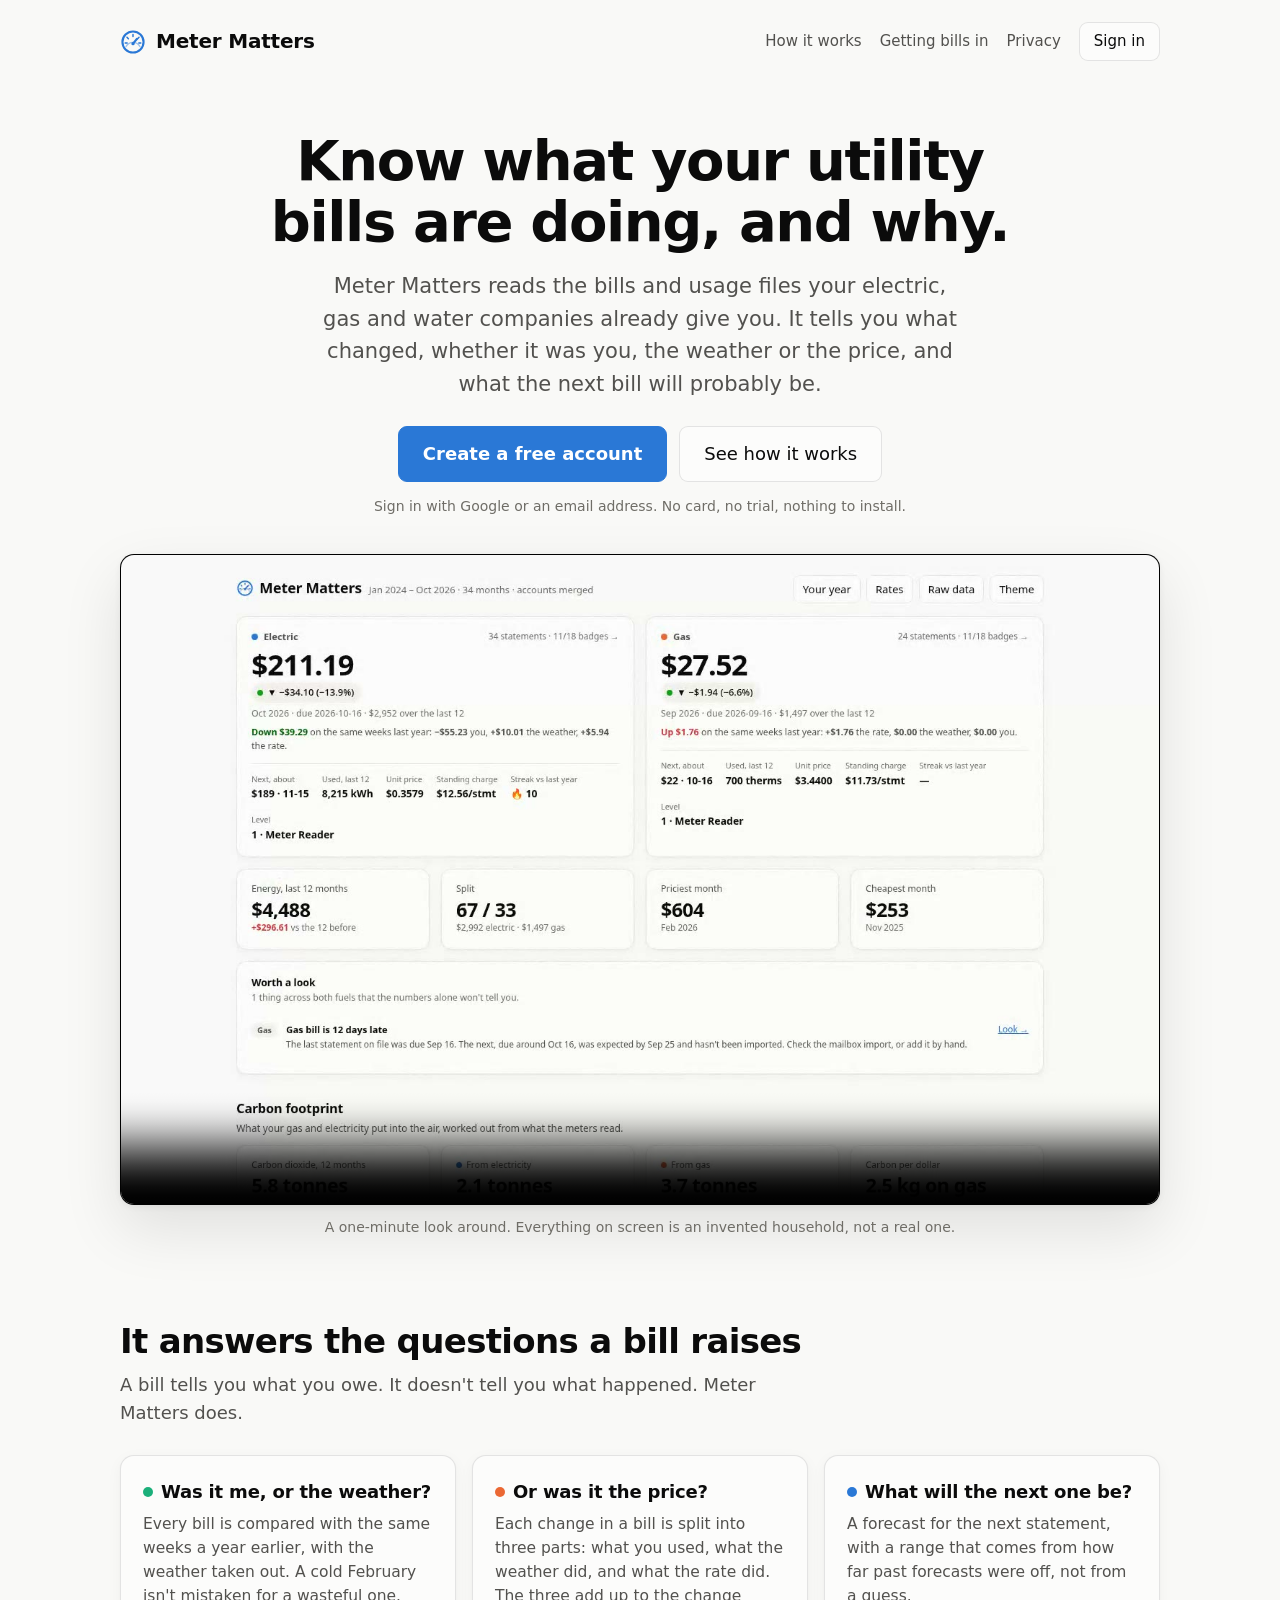
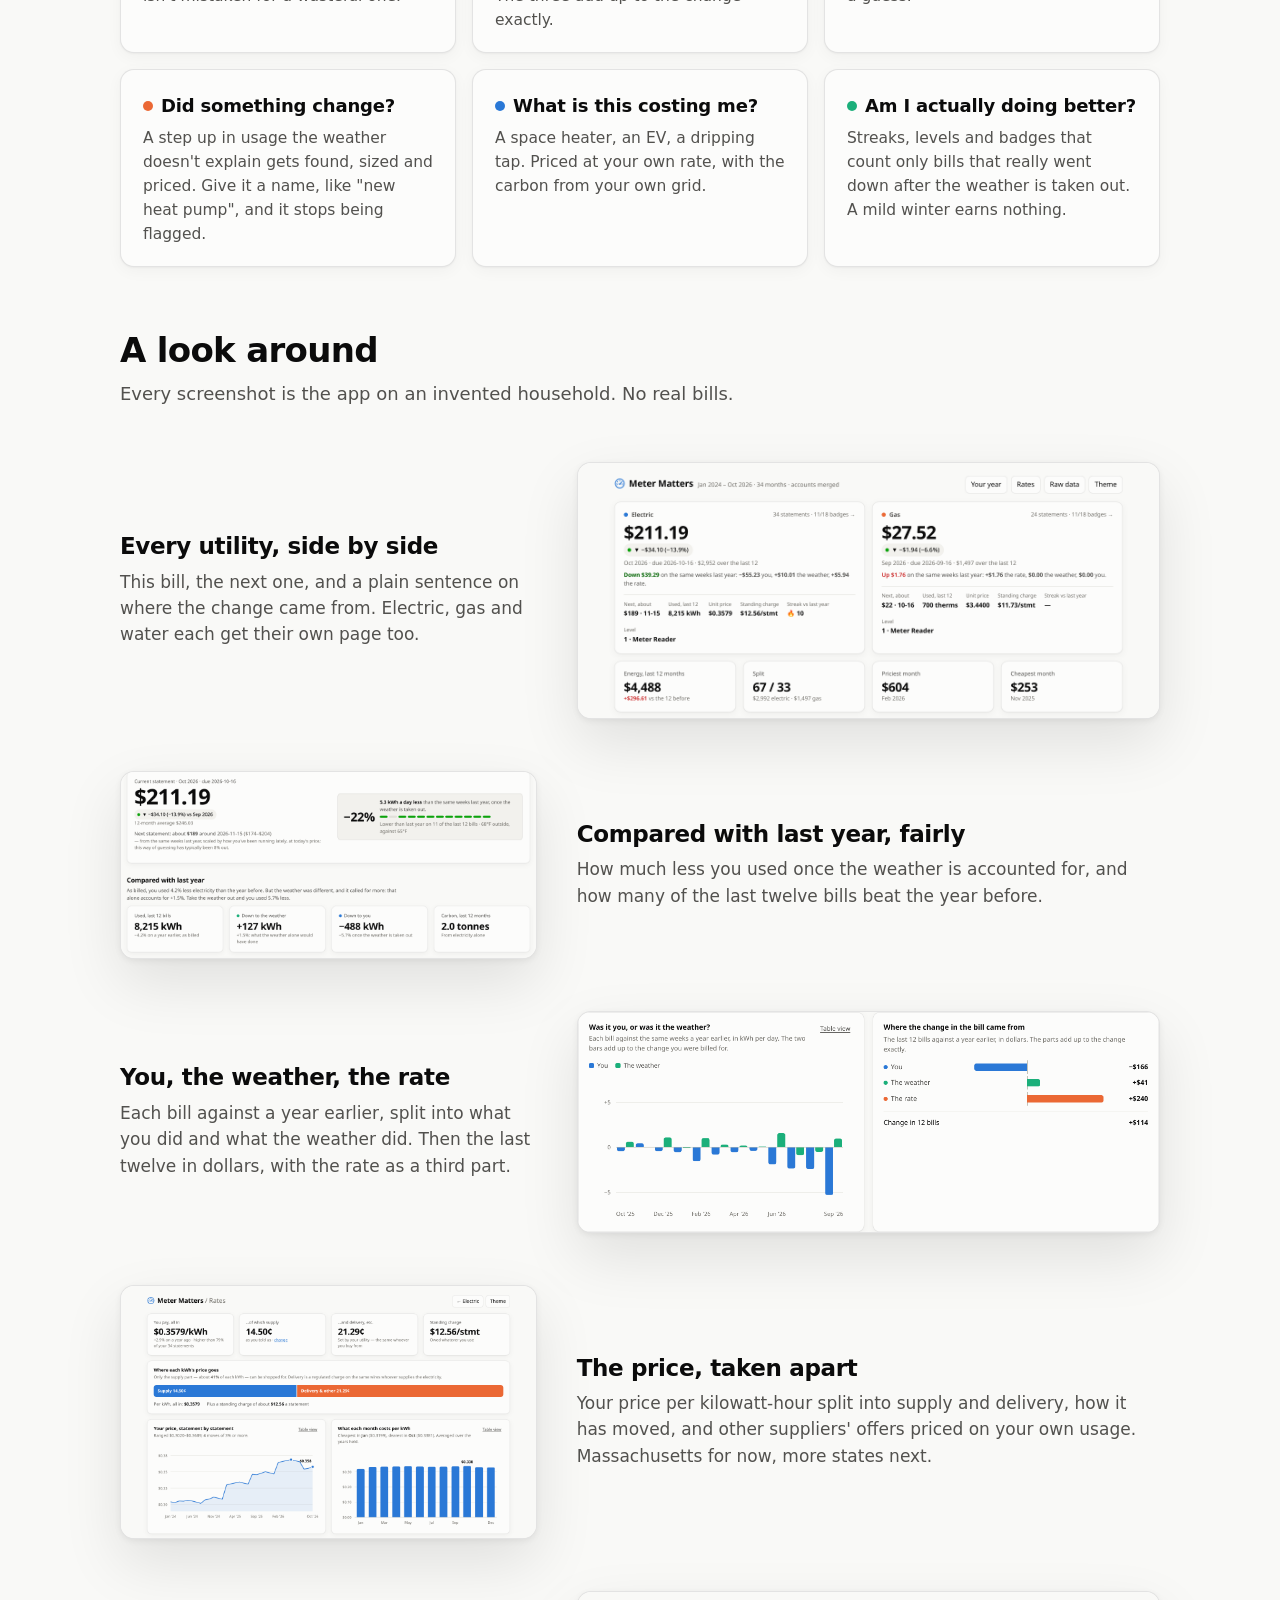
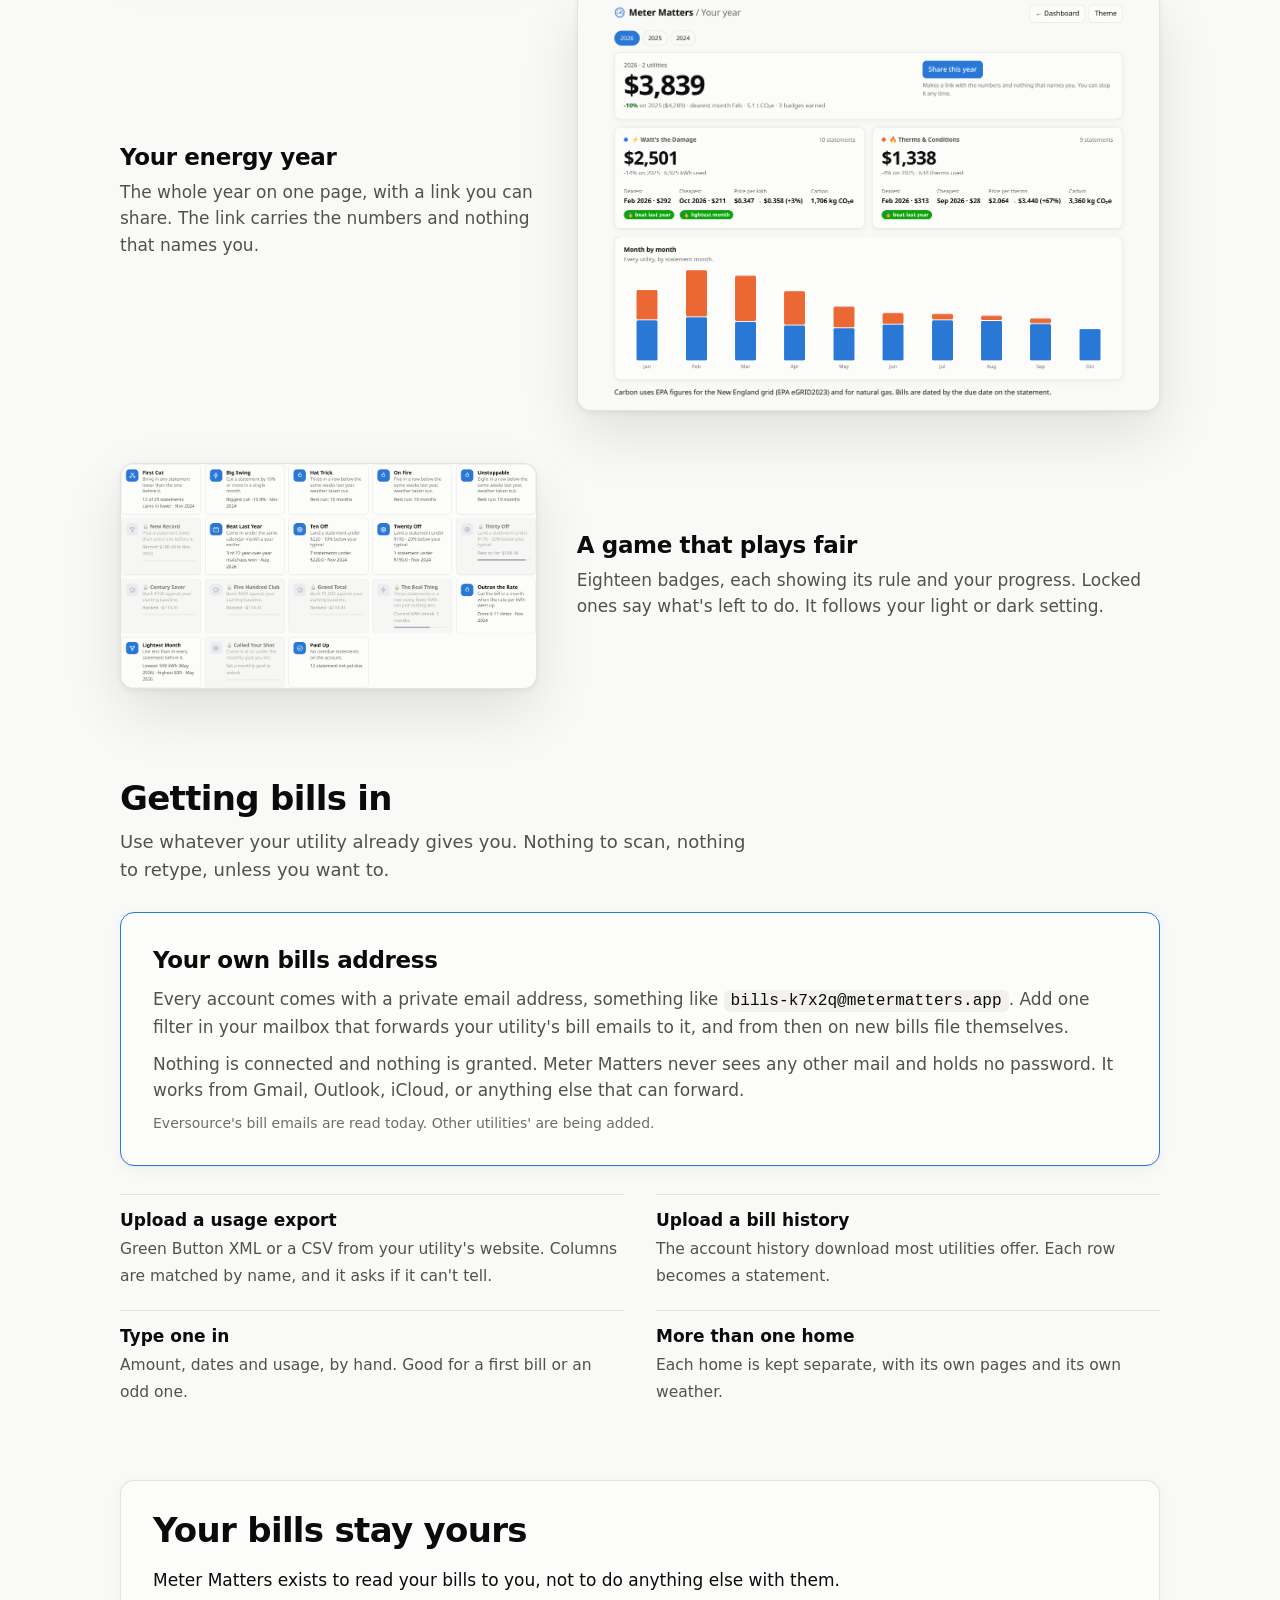
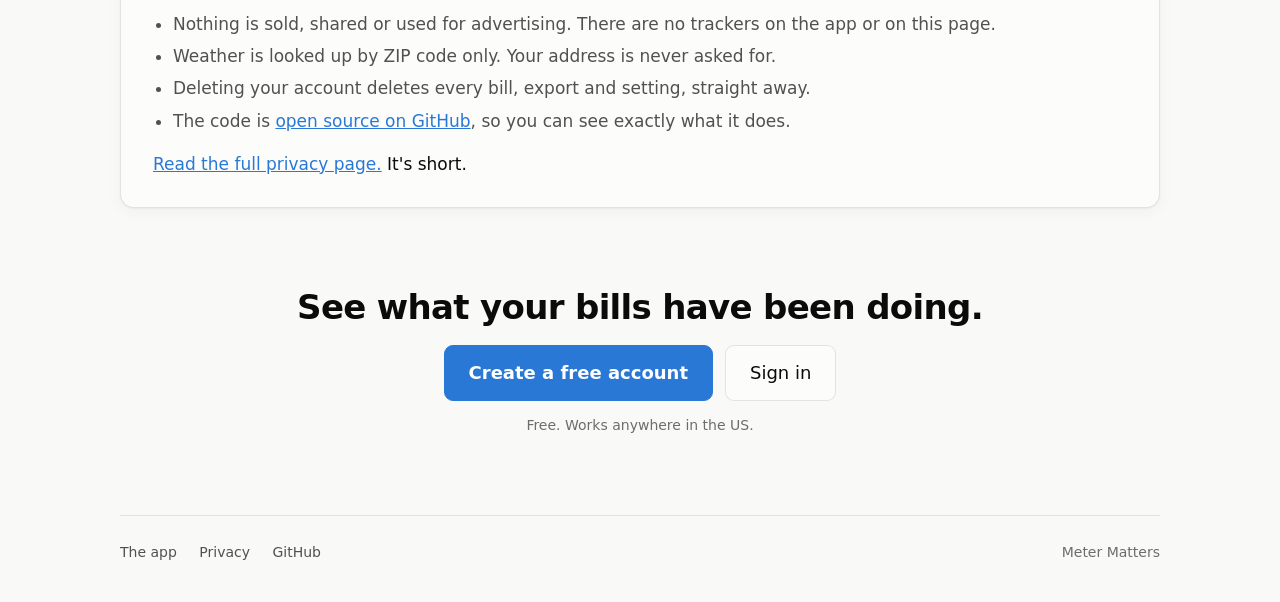
<file: index.html>
<!doctype html>
<html lang="en">
<head>
<meta charset="utf-8">
<meta name="viewport" content="width=device-width, initial-scale=1">
<title>Meter Matters · Know what your utility bills are doing</title>
<meta name="description" content="Meter Matters reads the bills and usage files your electric, gas and water companies already give you, and tells you plainly what changed and why. Free.">
<link rel="icon" type="image/svg+xml" href="icon.svg">
<link rel="stylesheet" href="styles.css">
<meta property="og:title" content="Meter Matters">
<meta property="og:description" content="Know what your utility bills are doing, and why. Free.">
<meta property="og:image" content="https://about.metermatters.app/img/hero.png">
<meta property="og:url" content="https://about.metermatters.app/">
<meta name="twitter:card" content="summary_large_image">
</head>
<body>
<div class="wrap">

  <header class="top">
    <a class="brand" href="/"><img src="icon.svg" alt=""><strong>Meter Matters</strong></a>
    <nav>
      <a href="#how">How it works</a>
      <a href="#bills">Getting bills in</a>
      <a href="privacy.html">Privacy</a>
      <a class="btn" href="https://metermatters.app/login">Sign in</a>
    </nav>
  </header>

  <section class="hero">
    <h1>Know what your utility bills are doing, and why.</h1>
    <p class="lede">Meter Matters reads the bills and usage files your electric, gas and water
      companies already give you. It tells you what changed, whether it was you, the weather or
      the price, and what the next bill will probably be.</p>
    <div class="actions">
      <a class="btn primary big" href="https://metermatters.app/register">Create a free account</a>
      <a class="btn big" href="#how">See how it works</a>
    </div>
    <p class="fine">Sign in with Google or an email address. No card, no trial, nothing to install.</p>

    <div class="video">
      <video controls preload="metadata" playsinline poster="video/poster.jpg" width="1440" height="900">
        <source src="video/demo.mp4" type="video/mp4">
      </video>
    </div>
    <p class="caption">A one-minute look around. Everything on screen is an invented household, not a real one.</p>
  </section>

  <section id="how">
    <div class="wrap">
      <h2>It answers the questions a bill raises</h2>
      <p class="intro">A bill tells you what you owe. It doesn't tell you what happened. Meter Matters does.</p>
      <div class="cards">
        <div class="card">
          <h3><span class="dot aqua"></span>Was it me, or the weather?</h3>
          <p>Every bill is compared with the same weeks a year earlier, with the weather taken out.
            A cold February isn't mistaken for a wasteful one.</p>
        </div>
        <div class="card">
          <h3><span class="dot orange"></span>Or was it the price?</h3>
          <p>Each change in a bill is split into three parts: what you used, what the weather did,
            and what the rate did. The three add up to the change exactly.</p>
        </div>
        <div class="card">
          <h3><span class="dot"></span>What will the next one be?</h3>
          <p>A forecast for the next statement, with a range that comes from how far past
            forecasts were off, not from a guess.</p>
        </div>
        <div class="card">
          <h3><span class="dot orange"></span>Did something change?</h3>
          <p>A step up in usage the weather doesn't explain gets found, sized and priced.
            Give it a name, like "new heat pump", and it stops being flagged.</p>
        </div>
        <div class="card">
          <h3><span class="dot"></span>What is this costing me?</h3>
          <p>A space heater, an EV, a dripping tap. Priced at your own rate, with the carbon
            from your own grid.</p>
        </div>
        <div class="card">
          <h3><span class="dot aqua"></span>Am I actually doing better?</h3>
          <p>Streaks, levels and badges that count only bills that really went down after
            the weather is taken out. A mild winter earns nothing.</p>
        </div>
      </div>
    </div>
  </section>

  <section id="look">
    <div class="wrap">
      <h2>A look around</h2>
      <p class="intro">Every screenshot is the app on an invented household. No real bills.</p>

      <div class="shot">
        <div class="words">
          <h3>Every utility, side by side</h3>
          <p>This bill, the next one, and a plain sentence on where the change came from.
            Electric, gas and water each get their own page too.</p>
        </div>
        <button class="zoom" type="button" aria-label="Enlarge this screenshot"><img src="img/hero.png" alt="The overview: electric and gas cards side by side, each with the current bill, the forecast and the split between you, the weather and the rate" loading="lazy" width="1280" height="560"></button>
      </div>

      <div class="shot">
        <div class="words">
          <h3>Compared with last year, fairly</h3>
          <p>How much less you used once the weather is accounted for, and how many of the
            last twelve bills beat the year before.</p>
        </div>
        <button class="zoom" type="button" aria-label="Enlarge this screenshot"><img src="img/electric.png" alt="The electric page: current statement, forecast, and the weather-adjusted comparison with last year" loading="lazy" width="1152" height="518"></button>
      </div>

      <div class="shot">
        <div class="words">
          <h3>You, the weather, the rate</h3>
          <p>Each bill against a year earlier, split into what you did and what the weather
            did. Then the last twelve in dollars, with the rate as a third part.</p>
        </div>
        <button class="zoom" type="button" aria-label="Enlarge this screenshot"><img src="img/weather.png" alt="Two charts: each bill split into you and the weather, and the twelve-bill dollar change split into you, the weather and the rate" loading="lazy" width="1120" height="423"></button>
      </div>

      <div class="shot">
        <div class="words">
          <h3>The price, taken apart</h3>
          <p>Your price per kilowatt-hour split into supply and delivery, how it has moved,
            and other suppliers' offers priced on your own usage. Massachusetts for now, more states next.</p>
        </div>
        <button class="zoom" type="button" aria-label="Enlarge this screenshot"><img src="img/rates.png" alt="The rates page: supply and delivery over time, and supplier offers priced against the home's own last twelve months" loading="lazy" width="1280" height="780"></button>
      </div>

      <div class="shot">
        <div class="words">
          <h3>Your energy year</h3>
          <p>The whole year on one page, with a link you can share. The link carries the
            numbers and nothing that names you.</p>
        </div>
        <button class="zoom" type="button" aria-label="Enlarge this screenshot"><img src="img/year.png" alt="The year page: total spend, each utility's year, and a month-by-month chart" loading="lazy" width="1280" height="919"></button>
      </div>

      <div class="shot">
        <div class="words">
          <h3>A game that plays fair</h3>
          <p>Eighteen badges, each showing its rule and your progress. Locked ones say what's
            left to do. It follows your light or dark setting.</p>
        </div>
        <button class="zoom" type="button" aria-label="Enlarge this screenshot"><img src="img/badges.png" alt="The badges grid, with earned and locked badges and the rule for each" loading="lazy" width="1078" height="583"></button>
      </div>
    </div>
  </section>

  <section id="bills">
    <div class="wrap">
      <h2>Getting bills in</h2>
      <p class="intro">Use whatever your utility already gives you. Nothing to scan, nothing to retype,
        unless you want to.</p>

      <div class="promise address">
        <h3>Your own bills address</h3>
        <p>Every account comes with a private email address, something like
          <code>bills-k7x2q@metermatters.app</code>. Add one filter in your mailbox that forwards
          your utility's bill emails to it, and from then on new bills file themselves.</p>
        <p>Nothing is connected and nothing is granted. Meter Matters never sees any other mail and
          holds no password. It works from Gmail, Outlook, iCloud, or anything else that can forward.</p>
        <p class="fine">Eversource's bill emails are read today. Other utilities' are being added.</p>
      </div>

      <ul class="ways">
        <li><strong>Upload a usage export</strong><span>Green Button XML or a CSV from your utility's website.
          Columns are matched by name, and it asks if it can't tell.</span></li>
        <li><strong>Upload a bill history</strong><span>The account history download most utilities offer.
          Each row becomes a statement.</span></li>
        <li><strong>Type one in</strong><span>Amount, dates and usage, by hand. Good for a first bill or
          an odd one.</span></li>
        <li><strong>More than one home</strong><span>Each home is kept separate, with its own pages and
          its own weather.</span></li>
      </ul>
    </div>
  </section>

  <section id="privacy">
    <div class="wrap">
      <div class="promise">
        <h2>Your bills stay yours</h2>
        <p>Meter Matters exists to read your bills to you, not to do anything else with them.</p>
        <ul>
          <li>Nothing is sold, shared or used for advertising. There are no trackers on the app or on this page.</li>
          <li>Weather is looked up by ZIP code only. Your address is never asked for.</li>
          <li>Deleting your account deletes every bill, export and setting, straight away.</li>
          <li>The code is <a href="https://github.com/davidfic/meter-matters">open source on GitHub</a>, so you can see exactly what it does.</li>
        </ul>
        <p style="margin-bottom:0"><a href="privacy.html">Read the full privacy page.</a> It's short.</p>
      </div>
    </div>
  </section>

  <section class="closing">
    <h2>See what your bills have been doing.</h2>
    <div class="actions">
      <a class="btn primary big" href="https://metermatters.app/register">Create a free account</a>
      <a class="btn big" href="https://metermatters.app/login">Sign in</a>
    </div>
    <p class="fine" style="color:var(--text-muted);font-size:14px;margin-top:14px">Free. Works anywhere in the US.</p>
  </section>

  <footer class="foot">
    <div>
      <a href="https://metermatters.app">The app</a>
      <a href="privacy.html">Privacy</a>
      <a href="https://github.com/davidfic/meter-matters">GitHub</a>
    </div>
    <div>Meter Matters</div>
  </footer>

  <!-- click a screenshot above and it opens here, full size -->
  <dialog class="lightbox" aria-label="Enlarged screenshot">
    <button class="close" type="button" aria-label="Close">&times;</button>
    <img alt="">
    <p class="caption"></p>
  </dialog>
  <script>
    (function () {
      var box = document.querySelector('.lightbox');
      var big = box.querySelector('img');
      var cap = box.querySelector('.caption');
      document.querySelectorAll('.zoom').forEach(function (btn) {
        btn.addEventListener('click', function () {
          var img = btn.querySelector('img');
          big.src = img.currentSrc || img.src;
          big.alt = img.alt;
          cap.textContent = btn.closest('.shot').querySelector('h3').textContent;
          box.showModal();
        });
      });
      // the X, a click on the backdrop, and Escape (built into dialog) all close it
      box.querySelector('.close').addEventListener('click', function () { box.close(); });
      box.addEventListener('click', function (e) { if (e.target === box || e.target === big) box.close(); });
      box.addEventListener('close', function () { big.removeAttribute('src'); });
    })();
  </script>

</div>
</body>
</html>
</file>
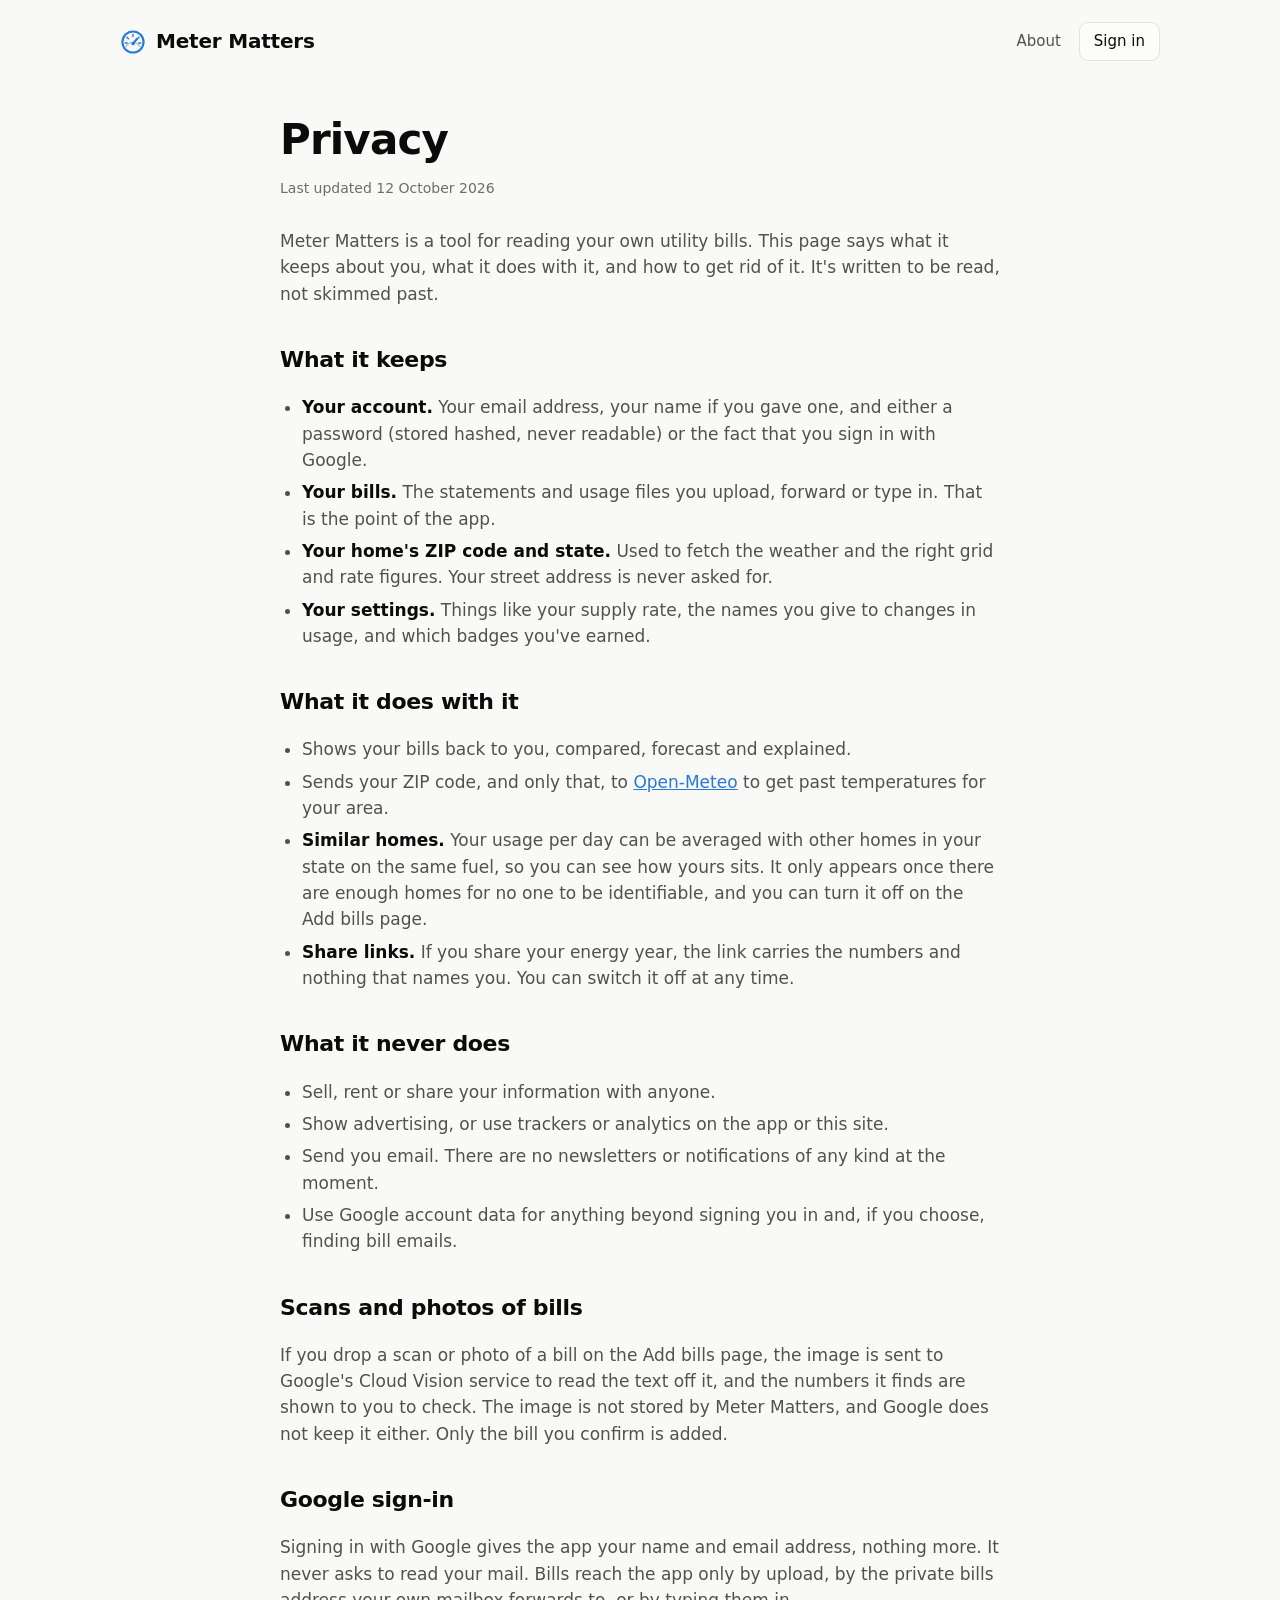
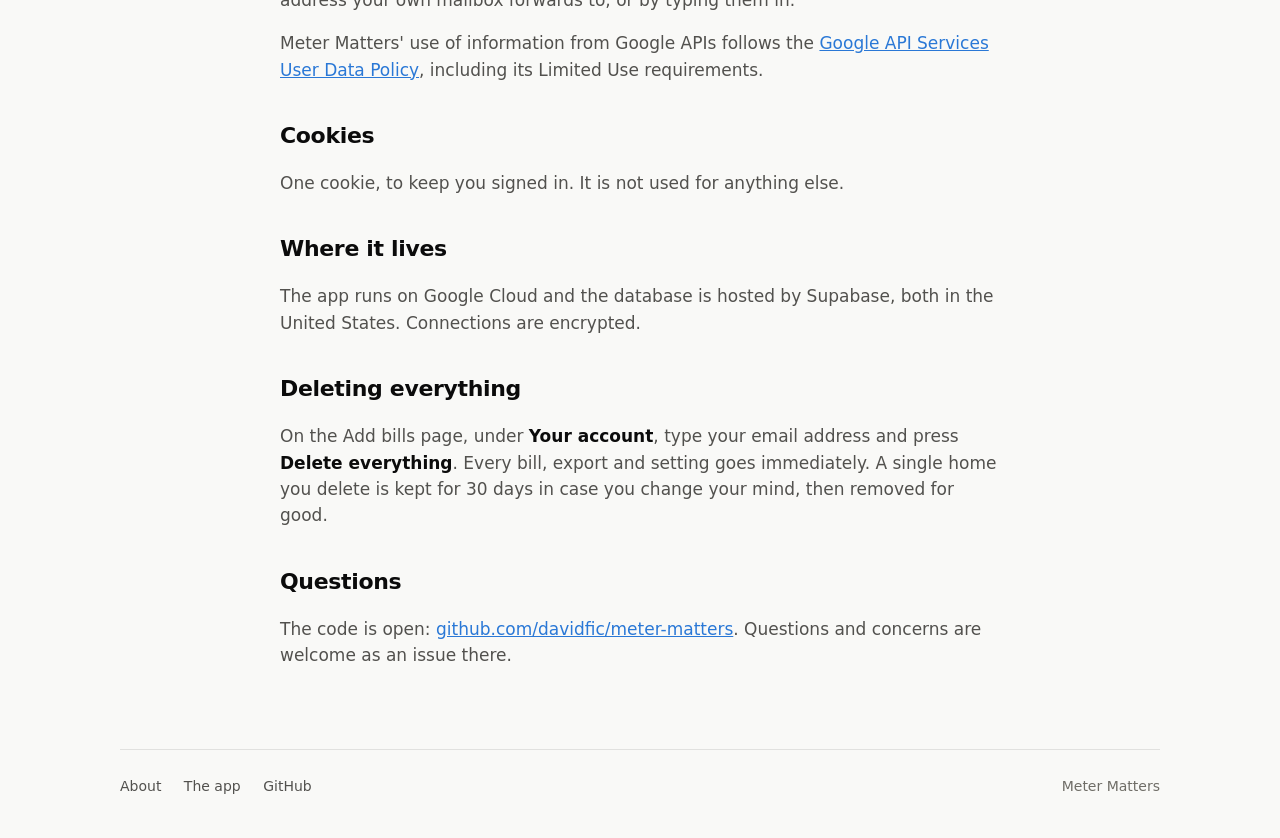
<file: privacy.html>
<!doctype html>
<html lang="en">
<head>
<meta charset="utf-8">
<meta name="viewport" content="width=device-width, initial-scale=1">
<title>Privacy · Meter Matters</title>
<meta name="description" content="What Meter Matters keeps about you, what it does with it, and how to delete it.">
<link rel="icon" type="image/svg+xml" href="icon.svg">
<link rel="stylesheet" href="styles.css">
</head>
<body>
<div class="wrap">

  <header class="top">
    <a class="brand" href="/"><img src="icon.svg" alt=""><strong>Meter Matters</strong></a>
    <nav>
      <a href="/">About</a>
      <a class="btn" href="https://metermatters.app/login">Sign in</a>
    </nav>
  </header>

  <article class="doc narrow">
    <h1>Privacy</h1>
    <p class="updated">Last updated 12 October 2026</p>

    <p>Meter Matters is a tool for reading your own utility bills. This page says what it keeps
      about you, what it does with it, and how to get rid of it. It's written to be read, not
      skimmed past.</p>

    <h2>What it keeps</h2>
    <ul>
      <li><strong>Your account.</strong> Your email address, your name if you gave one, and either
        a password (stored hashed, never readable) or the fact that you sign in with Google.</li>
      <li><strong>Your bills.</strong> The statements and usage files you upload, forward or type in.
        That is the point of the app.</li>
      <li><strong>Your home's ZIP code and state.</strong> Used to fetch the weather and the right
        grid and rate figures. Your street address is never asked for.</li>
      <li><strong>Your settings.</strong> Things like your supply rate, the names you give to changes
        in usage, and which badges you've earned.</li>
    </ul>

    <h2>What it does with it</h2>
    <ul>
      <li>Shows your bills back to you, compared, forecast and explained.</li>
      <li>Sends your ZIP code, and only that, to <a href="https://open-meteo.com/">Open-Meteo</a> to
        get past temperatures for your area.</li>
      <li><strong>Similar homes.</strong> Your usage per day can be averaged with other homes in your
        state on the same fuel, so you can see how yours sits. It only appears once there are enough
        homes for no one to be identifiable, and you can turn it off on the Add bills page.</li>
      <li><strong>Share links.</strong> If you share your energy year, the link carries the numbers
        and nothing that names you. You can switch it off at any time.</li>
    </ul>

    <h2>What it never does</h2>
    <ul>
      <li>Sell, rent or share your information with anyone.</li>
      <li>Show advertising, or use trackers or analytics on the app or this site.</li>
      <li>Send you email. There are no newsletters or notifications of any kind at the moment.</li>
      <li>Use Google account data for anything beyond signing you in and, if you choose, finding
        bill emails.</li>
    </ul>

    <h2>Scans and photos of bills</h2>
    <p>If you drop a scan or photo of a bill on the Add bills page, the image is sent to Google's
      Cloud Vision service to read the text off it, and the numbers it finds are shown to you to
      check. The image is not stored by Meter Matters, and Google does not keep it either. Only the
      bill you confirm is added.</p>

    <h2>Google sign-in</h2>
    <p>Signing in with Google gives the app your name and email address, nothing more. It never asks
      to read your mail. Bills reach the app only by upload, by the private bills address your own
      mailbox forwards to, or by typing them in.</p>
    <p>Meter Matters' use of information from Google APIs follows the
      <a href="https://developers.google.com/terms/api-services-user-data-policy">Google API Services
      User Data Policy</a>, including its Limited Use requirements.</p>

    <h2>Cookies</h2>
    <p>One cookie, to keep you signed in. It is not used for anything else.</p>

    <h2>Where it lives</h2>
    <p>The app runs on Google Cloud and the database is hosted by Supabase, both in the United
      States. Connections are encrypted.</p>

    <h2>Deleting everything</h2>
    <p>On the Add bills page, under <strong>Your account</strong>, type your email address and
      press <strong>Delete everything</strong>. Every bill, export and setting goes immediately. A
      single home you delete is kept for 30 days in case
      you change your mind, then removed for good.</p>

    <h2>Questions</h2>
    <p>The code is open: <a href="https://github.com/davidfic/meter-matters">github.com/davidfic/meter-matters</a>.
      Questions and concerns are welcome as an issue there.</p>
  </article>

  <footer class="foot">
    <div>
      <a href="/">About</a>
      <a href="https://metermatters.app">The app</a>
      <a href="https://github.com/davidfic/meter-matters">GitHub</a>
    </div>
    <div>Meter Matters</div>
  </footer>

</div>
</body>
</html>
</file>
<file: styles.css>
/* about.metermatters.app. Same palette and type as the app, so the two feel
   like one thing. Light and dark follow the visitor's system setting. */

:root {
  color-scheme: light;
  --page:           #f9f9f7;
  --surface-1:      #fcfcfb;
  --surface-2:      #f2f1ed;
  --text-primary:   #0b0b0b;
  --text-secondary: #52514e;
  --text-muted:     #6f6d67;
  --border:         rgba(11, 11, 11, 0.10);
  --shadow:         0 1px 2px rgba(11, 11, 11, 0.04), 0 4px 16px rgba(11, 11, 11, 0.04);
  --shadow-lg:      0 2px 6px rgba(11, 11, 11, 0.06), 0 24px 60px rgba(11, 11, 11, 0.10);
  --blue:           #2a78d6;
  --orange:         #eb6834;
  --aqua:           #1baf7a;
  --good-text:      #006300;
  --radius:         14px;
  --radius-sm:      9px;
}

@media (prefers-color-scheme: dark) {
  :root {
    color-scheme: dark;
    --page:           #0d0d0d;
    --surface-1:      #1a1a19;
    --surface-2:      #232322;
    --text-primary:   #ffffff;
    --text-secondary: #c3c2b7;
    --text-muted:     #898781;
    --border:         rgba(255, 255, 255, 0.10);
    --shadow:         0 1px 2px rgba(0, 0, 0, 0.4), 0 4px 16px rgba(0, 0, 0, 0.3);
    --shadow-lg:      0 2px 6px rgba(0, 0, 0, 0.5), 0 24px 60px rgba(0, 0, 0, 0.5);
    --blue:           #3987e5;
    --orange:         #d95926;
    --aqua:           #199e70;
    --good-text:      #0ca30c;
  }
}

* { box-sizing: border-box; }
html { -webkit-text-size-adjust: 100%; scroll-behavior: smooth; }

body {
  margin: 0;
  padding: 0 16px;
  background: var(--page);
  color: var(--text-primary);
  font-family: system-ui, -apple-system, "Segoe UI", sans-serif;
  font-size: 17px;
  line-height: 1.55;
}

a { color: var(--blue); }
a:focus-visible, button:focus-visible { outline: 2px solid var(--blue); outline-offset: 2px; }

.wrap { max-width: 1040px; margin: 0 auto; }
.narrow { max-width: 720px; margin: 0 auto; }

/* ------------------------------------------------------------- header */

header.top {
  display: flex; align-items: center; justify-content: space-between; gap: 16px;
  padding: 22px 0;
}
.brand { display: flex; align-items: center; gap: 10px; text-decoration: none; color: inherit; }
.brand img { width: 26px; height: 26px; }
.brand strong { font-size: 20px; font-weight: 650; letter-spacing: -0.01em; }
nav { display: flex; align-items: center; gap: 6px 18px; flex-wrap: wrap; justify-content: flex-end; }
nav a { color: var(--text-secondary); text-decoration: none; font-size: 15px; }
nav a:hover { color: var(--text-primary); }

.btn {
  display: inline-block; text-decoration: none; font: inherit; font-size: 16px;
  color: var(--text-primary); background: var(--surface-1);
  border: 1px solid var(--border); border-radius: var(--radius-sm);
  padding: 10px 18px; cursor: pointer; white-space: nowrap;
  transition: background 120ms ease, filter 120ms ease;
}
.btn:hover { background: var(--surface-2); }
.btn.primary { background: var(--blue); border-color: var(--blue); color: #fff; font-weight: 550; }
.btn.primary:hover { filter: brightness(1.08); background: var(--blue); }
.btn.big { font-size: 18px; padding: 13px 24px; }
nav .btn { padding: 7px 14px; font-size: 15px; }

/* --------------------------------------------------------------- hero */

.hero { text-align: center; padding: 48px 0 28px; }
.hero h1 {
  font-size: clamp(34px, 6vw, 56px); line-height: 1.08; letter-spacing: -0.025em;
  font-weight: 700; margin: 0 auto 18px; max-width: 760px;
}
.hero .lede { font-size: clamp(18px, 2.3vw, 21px); color: var(--text-secondary); max-width: 640px; margin: 0 auto 26px; }
.actions { display: flex; gap: 12px; justify-content: center; flex-wrap: wrap; }
.hero .fine { color: var(--text-muted); font-size: 14px; margin: 14px 0 0; }

.video {
  margin: 36px auto 0; border-radius: var(--radius); overflow: hidden;
  border: 1px solid var(--border); box-shadow: var(--shadow-lg); background: #000;
}
.video video { display: block; width: 100%; height: auto; }
.caption { text-align: center; color: var(--text-muted); font-size: 14px; margin: 12px 0 0; }

/* ----------------------------------------------------------- sections */

section { padding: 56px 0 8px; }
section h2 {
  font-size: clamp(26px, 4vw, 34px); letter-spacing: -0.02em; line-height: 1.15;
  margin: 0 0 10px; font-weight: 700;
}
section > .wrap > p.intro, section > .narrow > p.intro { color: var(--text-secondary); font-size: 18px; margin: 0 0 28px; max-width: 640px; }

.cards { display: grid; grid-template-columns: repeat(3, 1fr); gap: 16px; }
.card {
  background: var(--surface-1); border: 1px solid var(--border); border-radius: var(--radius);
  box-shadow: var(--shadow); padding: 22px 22px 20px;
}
.card h3 { margin: 0 0 6px; font-size: 18px; font-weight: 650; letter-spacing: -0.01em; }
.card p { margin: 0; color: var(--text-secondary); font-size: 15.5px; }
.card .dot { display: inline-block; width: 10px; height: 10px; border-radius: 50%; margin: 0 8px 1px 0; background: var(--blue); }
.card .dot.orange { background: var(--orange); }
.card .dot.aqua { background: var(--aqua); }

/* a screenshot with its words beside it */
.shot { display: grid; grid-template-columns: 5fr 7fr; gap: 28px 40px; align-items: center; padding: 26px 0; }
.shot:nth-child(even) .words { order: 2; }
.shot .words h3 { font-size: 23px; letter-spacing: -0.015em; margin: 0 0 8px; font-weight: 650; line-height: 1.2; }
.shot .words p { margin: 0; color: var(--text-secondary); }
.shot img, .shot picture img {
  width: 100%; height: auto; display: block; border-radius: var(--radius);
  border: 1px solid var(--border); box-shadow: var(--shadow-lg); background: var(--surface-1);
}
/* each screenshot is a button; click it to see it full size */
.shot .zoom {
  display: block; width: 100%; padding: 0; margin: 0; border: 0; background: none;
  cursor: zoom-in; border-radius: var(--radius); font: inherit; color: inherit;
  transition: transform 0.18s ease;
}
.shot .zoom:hover { transform: scale(1.012); }
.shot .zoom:focus-visible { outline: 2px solid var(--blue); outline-offset: 4px; }

/* the lightbox the screenshots open into */
.lightbox {
  border: 0; padding: 0; margin: 0; width: 100vw; max-width: 100vw; height: 100vh; max-height: 100vh;
  background: transparent; color: var(--text-primary);
  display: none; flex-direction: column; align-items: center; justify-content: center; gap: 14px;
}
.lightbox[open] { display: flex; }
.lightbox::backdrop { background: rgba(11, 11, 11, 0.88); }
.lightbox img {
  max-width: min(96vw, 1800px); max-height: calc(100vh - 90px); width: auto; height: auto;
  border-radius: var(--radius-sm); background: var(--surface-1); box-shadow: var(--shadow-lg);
  cursor: zoom-out;
}
.lightbox .caption { margin: 0; color: #e8e7e1; font-size: 15px; }
.lightbox .close {
  position: fixed; top: 14px; right: 18px; width: 44px; height: 44px; border-radius: 50%;
  border: 1px solid rgba(255, 255, 255, 0.2); background: rgba(255, 255, 255, 0.08); color: #fff;
  font-size: 28px; line-height: 1; cursor: pointer;
}
.lightbox .close:hover { background: rgba(255, 255, 255, 0.18); }
.lightbox .close:focus-visible { outline: 2px solid var(--blue); outline-offset: 2px; }

.promise.address { border-color: var(--blue); margin-bottom: 28px; }
.promise.address h3 { margin: 0 0 8px; font-size: 23px; letter-spacing: -0.015em; font-weight: 650; }
.promise.address p { margin: 0 0 10px; color: var(--text-secondary); }
.promise.address code { font-size: 0.95em; background: var(--surface-2); padding: 2px 7px; border-radius: 6px; color: var(--text-primary); }
.promise.address .fine { color: var(--text-muted); font-size: 14px; margin: 4px 0 0; }

.ways { display: grid; grid-template-columns: repeat(2, 1fr); gap: 10px 32px; margin: 0; padding: 0; list-style: none; }
.ways li { padding: 12px 0; border-top: 1px solid var(--border); }
.ways strong { display: block; font-weight: 650; margin-bottom: 2px; }
.ways span { color: var(--text-secondary); font-size: 15.5px; }

.promise { background: var(--surface-1); border: 1px solid var(--border); border-radius: var(--radius); box-shadow: var(--shadow); padding: 30px 32px; }
.promise ul { margin: 12px 0 0; padding-left: 20px; color: var(--text-secondary); }
.promise li { margin: 6px 0; }

.closing { text-align: center; padding: 72px 0 40px; }
.closing h2 { margin-bottom: 18px; }

footer.foot {
  border-top: 1px solid var(--border); margin-top: 24px; padding: 26px 0 40px;
  color: var(--text-muted); font-size: 14px;
  display: flex; justify-content: space-between; gap: 10px 20px; flex-wrap: wrap;
}
footer.foot a { color: var(--text-secondary); text-decoration: none; margin-right: 18px; }
footer.foot a:hover { color: var(--text-primary); text-decoration: underline; }

/* ------------------------------------------------------- privacy page */

.doc { padding: 24px 0 40px; }
.doc h1 { font-size: clamp(30px, 5vw, 42px); letter-spacing: -0.02em; margin: 0 0 6px; }
.doc .updated { color: var(--text-muted); font-size: 14px; margin: 0 0 28px; }
.doc h2 { font-size: 22px; margin: 36px 0 8px; letter-spacing: -0.015em; }
.doc p, .doc li { color: var(--text-secondary); }
.doc ul { padding-left: 22px; }
.doc li { margin: 6px 0; }
.doc strong { color: var(--text-primary); font-weight: 600; }

/* ---------------------------------------------------------- phones */

@media (max-width: 860px) {
  .cards { grid-template-columns: 1fr 1fr; }
  .shot { grid-template-columns: 1fr; gap: 16px; }
  .shot:nth-child(even) .words { order: 0; }
}
@media (max-width: 560px) {
  body { font-size: 16px; }
  .cards, .ways { grid-template-columns: 1fr; }
  header.top { padding: 16px 0; }
  nav a:not(.btn) { display: none; }
  .hero { padding-top: 28px; }
  .promise { padding: 22px 20px; }
}
</file>
